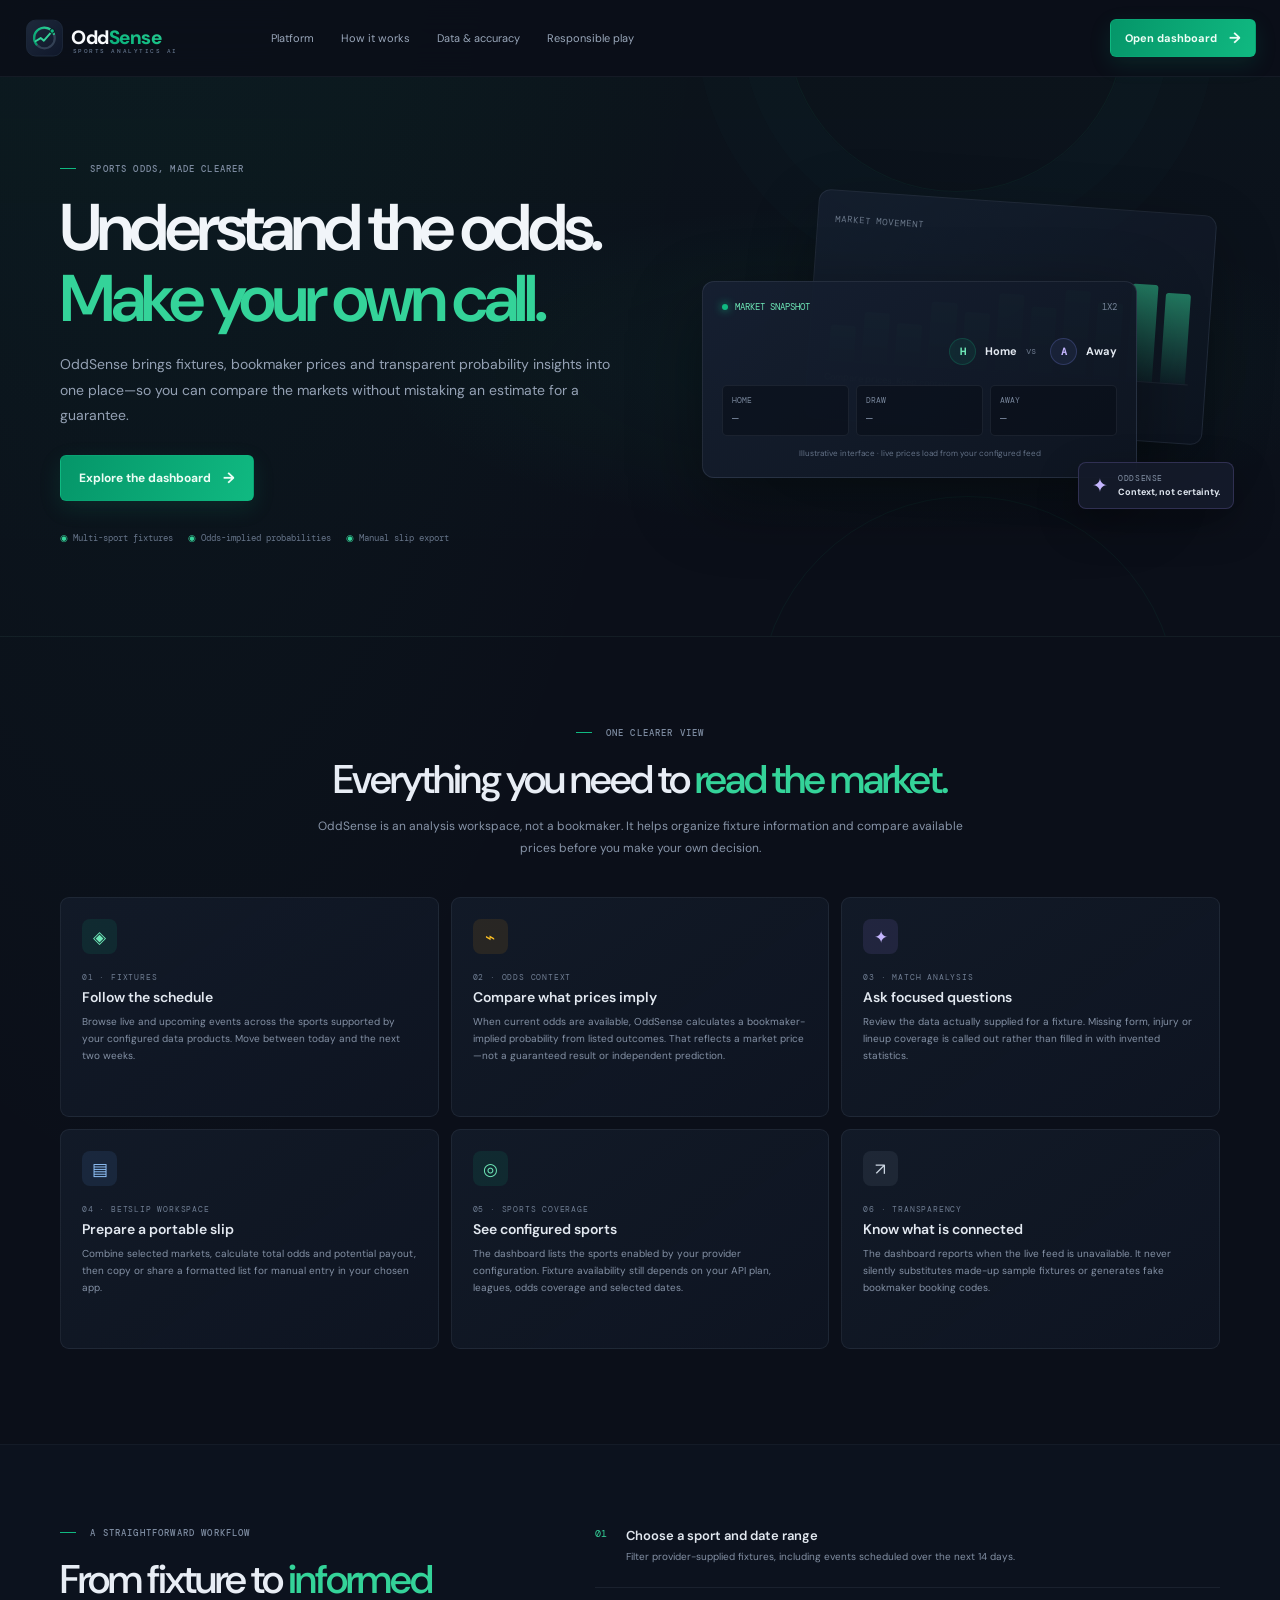
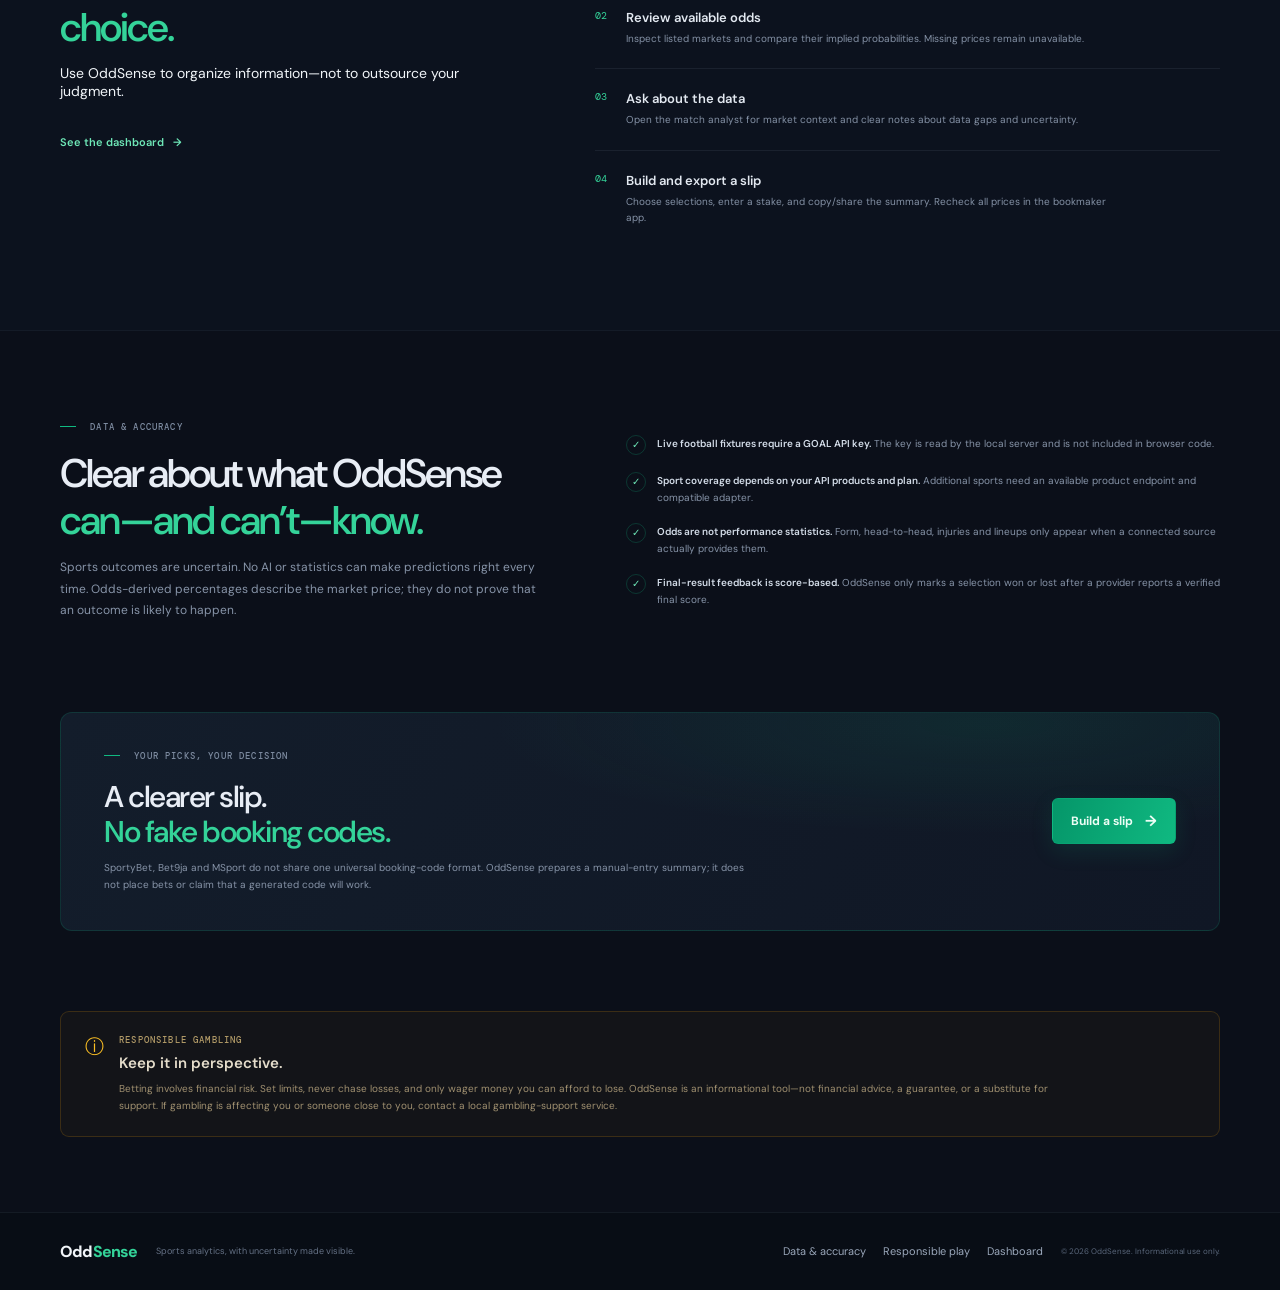
<file: index.html>
<!doctype html>
<html lang="en">
<head>
  <meta charset="utf-8">
  <meta name="viewport" content="width=device-width, initial-scale=1">
  <meta name="theme-color" content="#0b0f19">
  <meta name="description" content="OddSense explains sports odds and live markets with probability-led insights, transparent data, and portable betslips.">
  <title>OddSense | Understand the odds</title>
  <link rel="preconnect" href="https://fonts.googleapis.com">
  <link rel="preconnect" href="https://fonts.gstatic.com" crossorigin>
  <link href="https://fonts.googleapis.com/css2?family=DM+Mono:wght@400;500&family=DM+Sans:wght@400;500;600;700;800&display=swap" rel="stylesheet">
  <link rel="stylesheet" href="styles.css">
  <link rel="stylesheet" href="landing.css">
</head>
<body class="landing-page">
  <div class="local-run-notice" id="localRunNotice" role="status" hidden>
    <strong>For the dashboard and live fixtures, run OddSense through its local server.</strong>
    <span>From the project folder run <code>node .\server.js</code>, then open <a href="http://localhost:4173">http://localhost:4173</a>.</span>
  </div>
  <header class="landing-header">
    <div class="landing-nav-wrap">
      <a class="landing-brand" href="index.html" aria-label="OddSense home">
        <svg class="brand-logo" viewBox="0 0 320 72" fill="none" role="img" aria-label="OddSense Sports Analytics AI">
          <defs>
            <linearGradient id="landingEmerald" x1="0%" y1="100%" x2="100%" y2="0%"><stop offset="0%" stop-color="#059669"/><stop offset="50%" stop-color="#10B981"/><stop offset="100%" stop-color="#34D399"/></linearGradient>
            <linearGradient id="landingSlate" x1="0%" y1="0%" x2="100%" y2="100%"><stop offset="0%" stop-color="#1E293B"/><stop offset="100%" stop-color="#0F172A"/></linearGradient>
          </defs>
          <rect x="4" y="8" width="56" height="56" rx="14" fill="url(#landingSlate)" stroke="#1E293B" stroke-width="1.5"/>
          <circle cx="32" cy="36" r="16" stroke="#334155" stroke-width="3.5"/>
          <path d="M19.5 46A16 16 0 1 1 46.5 29.5" stroke="url(#landingEmerald)" stroke-width="3.5" stroke-linecap="round"/>
          <path d="m18 41 8-5 5 4 13-15" stroke="#34D399" stroke-width="3" stroke-linecap="round" stroke-linejoin="round"/>
          <circle cx="44" cy="25" r="3.5" fill="#10B981" stroke="#0B0F19" stroke-width="1.5"/>
          <text x="74" y="45" font-family="'DM Sans',sans-serif" font-size="30" font-weight="800" letter-spacing="-.8"><tspan fill="#F8FAFC">Odd</tspan><tspan fill="url(#landingEmerald)">Sense</tspan></text>
          <text x="76" y="60" font-family="'DM Mono',monospace" font-size="9.5" font-weight="500" letter-spacing="2.4" fill="#64748B">SPORTS ANALYTICS AI</text>
        </svg>
      </a>
      <nav class="landing-nav" aria-label="Main navigation">
        <a href="#features">Platform</a>
        <a href="#how-it-works">How it works</a>
        <a href="#data">Data & accuracy</a>
        <a href="#responsible">Responsible play</a>
      </nav>
      <div class="landing-actions">
        <a class="landing-cta" href="dashboard.html">Open dashboard <span>→</span></a>
      </div>
      <button class="landing-menu-button" id="landingMenuButton" type="button" aria-label="Open navigation" aria-expanded="false">☰</button>
    </div>
  </header>

  <main>
    <section class="landing-hero">
      <div class="hero-orb hero-orb-one"></div><div class="hero-orb hero-orb-two"></div>
      <div class="landing-container hero-layout">
        <div class="hero-copy-block">
          <p class="landing-eyebrow"><span></span> SPORTS ODDS, MADE CLEARER</p>
          <h1>Understand the odds.<br><em>Make your own call.</em></h1>
          <p class="hero-description">OddSense brings fixtures, bookmaker prices and transparent probability insights into one place—so you can compare the markets without mistaking an estimate for a guarantee.</p>
          <div class="hero-buttons">
            <a class="landing-cta large" href="dashboard.html">Explore the dashboard <span>→</span></a>
          </div>
          <div class="hero-trust"><span>◉ Multi-sport fixtures</span><span>◉ Odds-implied probabilities</span><span>◉ Manual slip export</span></div>
        </div>
        <div class="hero-visual" aria-label="Illustration of sports market odds">
          <div class="visual-card visual-card-back"><span>MARKET MOVEMENT</span><div class="visual-chart"><i></i><i></i><i></i><i></i><i></i><i></i><i></i><i></i><i></i><i></i><i></i></div><small>Compare prices. Keep context.</small></div>
          <div class="visual-card visual-card-front">
            <div class="visual-card-head"><span class="visual-live"><i></i> MARKET SNAPSHOT</span><span>1X2</span></div>
            <div class="visual-fixture"><span class="visual-team-icon">H</span><strong>Home</strong><span>vs</span><span class="visual-team-icon alt">A</span><strong>Away</strong></div>
            <div class="visual-odds"><div><small>HOME</small><strong>—</strong></div><div><small>DRAW</small><strong>—</strong></div><div><small>AWAY</small><strong>—</strong></div></div>
            <div class="visual-disclaimer">Illustrative interface · live prices load from your configured feed</div>
          </div>
          <div class="visual-floating"><span>✦</span><div><small>ODDSENSE</small><strong>Context, not certainty.</strong></div></div>
        </div>
      </div>
    </section>

    <section class="landing-intro" id="features">
      <div class="landing-container">
        <div class="landing-section-heading">
          <p class="landing-eyebrow"><span></span> ONE CLEARER VIEW</p>
          <h2>Everything you need to <em>read the market.</em></h2>
          <p>OddSense is an analysis workspace, not a bookmaker. It helps organize fixture information and compare available prices before you make your own decision.</p>
        </div>
        <div class="feature-grid">
          <article class="feature-card"><span class="feature-icon green">◈</span><p class="feature-index">01 · FIXTURES</p><h3>Follow the schedule</h3><p>Browse live and upcoming events across the sports supported by your configured data products. Move between today and the next two weeks.</p></article>
          <article class="feature-card"><span class="feature-icon amber">⌁</span><p class="feature-index">02 · ODDS CONTEXT</p><h3>Compare what prices imply</h3><p>When current odds are available, OddSense calculates a bookmaker-implied probability from listed outcomes. That reflects a market price—not a guaranteed result or independent prediction.</p></article>
          <article class="feature-card"><span class="feature-icon purple">✦</span><p class="feature-index">03 · MATCH ANALYSIS</p><h3>Ask focused questions</h3><p>Review the data actually supplied for a fixture. Missing form, injury or lineup coverage is called out rather than filled in with invented statistics.</p></article>
          <article class="feature-card"><span class="feature-icon blue">▤</span><p class="feature-index">04 · BETSLIP WORKSPACE</p><h3>Prepare a portable slip</h3><p>Combine selected markets, calculate total odds and potential payout, then copy or share a formatted list for manual entry in your chosen app.</p></article>
          <article class="feature-card"><span class="feature-icon teal">◎</span><p class="feature-index">05 · SPORTS COVERAGE</p><h3>See configured sports</h3><p>The dashboard lists the sports enabled by your provider configuration. Fixture availability still depends on your API plan, leagues, odds coverage and selected dates.</p></article>
          <article class="feature-card"><span class="feature-icon slate">↗</span><p class="feature-index">06 · TRANSPARENCY</p><h3>Know what is connected</h3><p>The dashboard reports when the live feed is unavailable. It never silently substitutes made-up sample fixtures or generates fake bookmaker booking codes.</p></article>
        </div>
      </div>
    </section>

    <section class="how-section" id="how-it-works">
      <div class="landing-container how-layout">
        <div class="landing-section-heading left">
          <p class="landing-eyebrow"><span></span> A STRAIGHTFORWARD WORKFLOW</p>
          <h2>From fixture to <em>informed choice.</em></h2>
          <p>Use OddSense to organize information—not to outsource your judgment.</p>
          <a class="landing-text-link" href="dashboard.html">See the dashboard <span>→</span></a>
        </div>
        <ol class="steps-list">
          <li><span>01</span><div><h3>Choose a sport and date range</h3><p>Filter provider-supplied fixtures, including events scheduled over the next 14 days.</p></div></li>
          <li><span>02</span><div><h3>Review available odds</h3><p>Inspect listed markets and compare their implied probabilities. Missing prices remain unavailable.</p></div></li>
          <li><span>03</span><div><h3>Ask about the data</h3><p>Open the match analyst for market context and clear notes about data gaps and uncertainty.</p></div></li>
          <li><span>04</span><div><h3>Build and export a slip</h3><p>Choose selections, enter a stake, and copy/share the summary. Recheck all prices in the bookmaker app.</p></div></li>
        </ol>
      </div>
    </section>

    <section class="data-section" id="data">
      <div class="landing-container data-layout">
        <div>
          <p class="landing-eyebrow"><span></span> DATA & ACCURACY</p>
          <h2>Clear about what OddSense <em>can—and can’t—know.</em></h2>
          <p>Sports outcomes are uncertain. No AI or statistics can make predictions right every time. Odds-derived percentages describe the market price; they do not prove that an outcome is likely to happen.</p>
        </div>
        <div class="data-points">
          <div><span>✓</span><p><strong>Live football fixtures require a GOAL API key.</strong> The key is read by the local server and is not included in browser code.</p></div>
          <div><span>✓</span><p><strong>Sport coverage depends on your API products and plan.</strong> Additional sports need an available product endpoint and compatible adapter.</p></div>
          <div><span>✓</span><p><strong>Odds are not performance statistics.</strong> Form, head-to-head, injuries and lineups only appear when a connected source actually provides them.</p></div>
          <div><span>✓</span><p><strong>Final-result feedback is score-based.</strong> OddSense only marks a selection won or lost after a provider reports a verified final score.</p></div>
        </div>
      </div>
    </section>

    <section class="slip-section">
      <div class="landing-container slip-banner">
        <div><p class="landing-eyebrow"><span></span> YOUR PICKS, YOUR DECISION</p><h2>A clearer slip.<br><em>No fake booking codes.</em></h2><p>SportyBet, Bet9ja and MSport do not share one universal booking-code format. OddSense prepares a manual-entry summary; it does not place bets or claim that a generated code will work.</p></div>
        <a class="landing-cta large" href="dashboard.html">Build a slip <span>→</span></a>
      </div>
    </section>

    <section class="responsible-section" id="responsible">
      <div class="landing-container responsible-card">
        <span class="responsible-mark">ⓘ</span>
        <div><p class="landing-eyebrow">RESPONSIBLE GAMBLING</p><h2>Keep it in perspective.</h2><p>Betting involves financial risk. Set limits, never chase losses, and only wager money you can afford to lose. OddSense is an informational tool—not financial advice, a guarantee, or a substitute for support. If gambling is affecting you or someone close to you, contact a local gambling-support service.</p></div>
      </div>
    </section>
  </main>

  <footer class="landing-footer">
    <div class="landing-container footer-inner"><a class="footer-wordmark" href="index.html">Odd<span>Sense</span></a><p>Sports analytics, with uncertainty made visible.</p><div><a href="#data">Data & accuracy</a><a href="#responsible">Responsible play</a><a href="dashboard.html">Dashboard</a></div><small>© 2026 OddSense. Informational use only.</small></div>
  </footer>

  <script src="landing.js" defer></script>
</body>
</html>
</file>
<file: styles.css>
:root {
  color-scheme: dark;
  --bg: #0b0f19;
  --surface: #111827;
  --surface-raised: #131a2a;
  --surface-soft: #171f30;
  --line: #222c3d;
  --line-soft: rgba(148, 163, 184, .12);
  --text: #f1f5f9;
  --muted: #8b97aa;
  --dim: #657185;
  --green: #10b981;
  --green-light: #34d399;
  --amber: #f59e0b;
  --red: #fb7185;
  --font: "DM Sans", Inter, -apple-system, BlinkMacSystemFont, "Segoe UI", sans-serif;
  --mono: "DM Mono", Consolas, monospace;
}

* { box-sizing: border-box; }
html { min-width: 320px; background: var(--bg); scroll-behavior: smooth; }
body { margin: 0; color: var(--text); background: radial-gradient(ellipse at 12% -25%, rgba(16, 185, 129, .08), transparent 38%), var(--bg); font-family: var(--font); font-size: 14px; -webkit-font-smoothing: antialiased; }
button, input { font: inherit; }
button { color: inherit; }
button:focus-visible, a:focus-visible, input:focus-visible { outline: 2px solid var(--green-light); outline-offset: 3px; }
.topbar { height: 75px; border-bottom: 1px solid rgba(148, 163, 184, .09); background: rgba(11, 15, 25, .92); position: sticky; z-index: 20; top: 0; backdrop-filter: blur(18px); }
.topbar-inner { height: 100%; max-width: 1430px; padding: 0 34px; margin: auto; display: flex; align-items: center; gap: 48px; }
.brand { flex: 0 0 226px; line-height: 0; }
.brand-logo { width: 205px; height: auto; display: block; }
.sports-nav { height: 100%; display: flex; align-items: center; gap: 7px; }
.sport-tab { height: 38px; border: 0; border-radius: 7px; padding: 0 14px; color: #8b97aa; background: transparent; font-size: 12px; font-weight: 600; cursor: pointer; transition: .2s ease; white-space: nowrap; }
.sport-tab:hover { color: var(--text); background: rgba(148, 163, 184, .07); }
.sport-tab.active { color: #dffcf1; background: rgba(16, 185, 129, .12); box-shadow: inset 0 0 0 1px rgba(16, 185, 129, .14); }
.tab-icon { margin-right: 6px; font-size: 13px; }
.topbar-actions { margin-left: auto; display: flex; align-items: center; gap: 20px; }
.live-pill { display: inline-flex; gap: 8px; align-items: center; color: #fda4af; font: 500 10px var(--mono); letter-spacing: .06em; }
.live-pill i, .feed-toggle [data-status="live"] i { width: 7px; height: 7px; border-radius: 50%; display: inline-block; background: #fb7185; box-shadow: 0 0 0 4px rgba(251, 113, 133, .12); animation: pulse 1.8s infinite; }
.live-pill:not(.has-live) { color: #768398; }
.live-pill:not(.has-live) i { background: #66758a; box-shadow: none; animation: none; }
@keyframes pulse { 50% { box-shadow: 0 0 0 7px rgba(251, 113, 133, 0); } }
.avatar { width: 31px; height: 31px; border: 1px solid #334155; display: grid; place-items: center; border-radius: 50%; background: linear-gradient(145deg, #253449, #172132); color: #cbd5e1; font-size: 11px; font-weight: 700; }
.mobile-slip-trigger { display: none !important; }
.page-shell { max-width: 1430px; margin: auto; padding: 35px 34px 60px; }
.welcome-row { display: flex; align-items: center; justify-content: space-between; gap: 25px; margin-bottom: 25px; }
.eyebrow { margin: 0 0 11px; color: #78859a; font: 500 9px var(--mono); letter-spacing: .12em; }
.eyebrow-line { display: inline-block; width: 16px; height: 1px; margin: 0 8px 3px 0; background: var(--green); }
h1, h2, h3, p { margin-top: 0; }
h1 { margin-bottom: 5px; font-size: clamp(24px, 2.5vw, 31px); font-weight: 600; letter-spacing: -.045em; }
h1 span { color: #8793a7; font-weight: 400; }
.welcome-copy { margin: 0; color: var(--muted); font-size: 12px; }
.provider-status { display: inline-block; margin-left: 9px; color: #d6ae6e; font: 8px var(--mono); letter-spacing: .05em; }
.date-picker { position: relative; display: flex; align-items: center; gap: 12px; min-width: 198px; height: 52px; border: 1px solid var(--line); border-radius: 9px; padding: 0 12px; background: linear-gradient(140deg, rgba(24, 34, 51, .85), rgba(17, 24, 39, .85)); cursor: pointer; }
.date-picker input { position: absolute; inset: 0; width: 100%; height: 100%; opacity: 0; cursor: pointer; }
.calendar-icon { display: grid; place-items: center; width: 31px; height: 31px; border-radius: 7px; color: #6ee7b7; background: rgba(16, 185, 129, .1); font-size: 18px; }
.date-picker-text { display: grid; gap: 3px; }
.date-picker-text small { color: var(--dim); font: 500 8px var(--mono); letter-spacing: .08em; }
.date-picker-text strong { color: #dce4ef; font-size: 11px; font-weight: 600; }
.chevron { margin-left: auto; color: #768398; }
.overview-grid { display: grid; grid-template-columns: repeat(4, minmax(0, 1fr)); gap: 14px; margin-bottom: 32px; }
.overview-card { min-height: 100px; border: 1px solid var(--line-soft); border-radius: 10px; padding: 17px 18px; background: linear-gradient(130deg, rgba(20, 29, 44, .9), rgba(16, 23, 36, .86)); display: flex; align-items: center; gap: 14px; box-shadow: 0 8px 24px rgba(0, 0, 0, .08); }
.overview-icon { width: 38px; height: 38px; display: grid; place-items: center; flex: 0 0 auto; border-radius: 9px; font-size: 19px; }
.icon-green { color: #34d399; background: rgba(16, 185, 129, .12); }
.icon-red { color: #fb7185; background: rgba(251, 113, 133, .11); }
.icon-amber { color: #fbbf24; background: rgba(245, 158, 11, .11); }
.icon-purple { color: #c4b5fd; background: rgba(167, 139, 250, .12); }
.overview-card > div:last-child { display: grid; gap: 3px; }
.overview-label { color: #8290a4; font: 500 9px var(--mono); letter-spacing: .07em; }
.overview-card strong { color: #f1f5f9; font-size: 20px; line-height: 1.1; font-weight: 650; letter-spacing: -.03em; }
.overview-card small { color: #768398; font-size: 10px; }
.overview-card .text-live { color: #fb8b9b; }
.small-percent { color: var(--green-light); font-size: 13px; }
.overview-card .online-label { display: flex; align-items: center; gap: 6px; color: #67e8b3; font-size: 14px; letter-spacing: 0; }
.online-label i { width: 6px; height: 6px; background: var(--green); border-radius: 50%; box-shadow: 0 0 8px #10b981; }
.dashboard-layout { display: grid; grid-template-columns: minmax(0, 1fr) 325px; gap: 23px; align-items: start; }
.fixtures-column { min-width: 0; }
.section-header { min-height: 60px; display: flex; align-items: center; justify-content: space-between; gap: 14px; margin-bottom: 14px; }
.section-header .eyebrow { margin-bottom: 5px; }
.section-header h2 { display: flex; align-items: center; gap: 12px; margin: 0; font-size: 19px; letter-spacing: -.035em; font-weight: 600; }
.match-total { border: 1px solid rgba(148, 163, 184, .14); border-radius: 4px; padding: 4px 6px; color: #718096; font: 500 8px var(--mono); letter-spacing: .06em; }
.feed-tools { display: flex; align-items: center; gap: 9px; }
.feed-toggle { display: flex; gap: 3px; border: 1px solid rgba(148, 163, 184, .1); border-radius: 7px; padding: 3px; background: rgba(17, 24, 39, .75); }
.status-tab { display: inline-flex; align-items: center; gap: 5px; border: 0; border-radius: 5px; padding: 7px 9px; background: transparent; color: #8290a4; font-size: 10px; cursor: pointer; }
.status-tab span { color: #657185; font: 9px var(--mono); }
.status-tab.active { color: #d9e2ef; background: #222d3e; }
.status-tab.active span { color: #a7b3c5; }
.feed-toggle [data-status="live"] i { width: 5px; height: 5px; box-shadow: none; }
.icon-button { width: 33px; height: 33px; display: grid; place-items: center; border: 1px solid var(--line); border-radius: 7px; background: var(--surface); color: #92a0b4; cursor: pointer; }
.sort-button { font-size: 17px; }
.fixtures-list { display: grid; gap: 12px; }
.match-card { position: relative; overflow: hidden; border: 1px solid rgba(148, 163, 184, .12); border-radius: 10px; padding: 15px 16px 13px; background: linear-gradient(125deg, rgba(20, 29, 44, .98), rgba(17, 24, 39, .98)); transition: border-color .2s ease, transform .2s ease; }
.match-card:hover { border-color: rgba(16, 185, 129, .32); transform: translateY(-1px); }
.match-card.live-card:before { position: absolute; inset: 0 auto 0 0; width: 2px; content: ""; background: linear-gradient(180deg, #fb7185, rgba(251, 113, 133, .08)); }
.match-topline { min-height: 23px; display: flex; align-items: center; justify-content: space-between; gap: 10px; margin-bottom: 9px; }
.league-info { min-width: 0; display: flex; align-items: center; gap: 8px; color: #aeb9ca; font-size: 10px; font-weight: 600; }
.league-badge { width: 18px; height: 18px; display: inline-grid; flex: 0 0 auto; place-items: center; border-radius: 5px; background: rgba(148, 163, 184, .1); color: #cbd5e1; font-size: 10px; }
.league-country { color: #657185; font-size: 9px; font-weight: 400; }
.match-state { display: inline-flex; align-items: center; gap: 6px; white-space: nowrap; color: #758297; font: 500 9px var(--mono); }
.match-state.live { color: #fb8494; }
.match-state.live:before { width: 5px; height: 5px; display: inline-block; border-radius: 50%; background: #fb7185; content: ""; box-shadow: 0 0 8px rgba(251, 113, 133, .6); }
.match-state.finished { color: #69d7a8; }
.match-main { display: grid; grid-template-columns: minmax(0, 1fr) 145px; align-items: center; gap: 14px; }
.teams { min-width: 0; display: grid; gap: 9px; }
.team-row { min-width: 0; display: flex; align-items: center; gap: 9px; }
.team-crest { width: 23px; height: 23px; flex: 0 0 auto; display: grid; place-items: center; border-radius: 50%; color: #f1f5f9; background: linear-gradient(145deg, #334155, #1f2937); font-size: 8px; font-weight: 800; box-shadow: inset 0 0 0 1px rgba(255,255,255,.07); }
.team-crest.red { color: #fecdd3; background: linear-gradient(145deg, #7f1d1d, #3f151e); }
.team-crest.blue { color: #bfdbfe; background: linear-gradient(145deg, #1e3a8a, #172554); }
.team-crest.gold { color: #fde68a; background: linear-gradient(145deg, #854d0e, #422006); }
.team-crest.green { color: #bbf7d0; background: linear-gradient(145deg, #166534, #052e16); }
.team-name { position: relative; flex: 1; min-width: 0; overflow: hidden; color: #e6ebf2; font-size: 12px; font-weight: 600; text-overflow: ellipsis; white-space: nowrap; }
.team-name-text { position: relative; z-index: 1; text-shadow: 0 1px 5px #111827; }
.team-watermark { position: absolute; z-index: 0; top: 50%; right: 4px; width: 38px; height: 38px; transform: translateY(-50%); object-fit: contain; opacity: .18; pointer-events: none; }
.team-watermark-text { position: absolute; top: 50%; right: 5px; transform: translateY(-50%); color: #dbeafe; font-size: 20px; font-weight: 800; opacity: .12; pointer-events: none; }
.team-score { margin-left: auto; color: #f3f6fb; font: 600 13px var(--mono); }
.vs-label { padding-left: 32px; color: #526074; font: 8px var(--mono); }
.probability { justify-self: end; width: 140px; padding-left: 13px; border-left: 1px solid rgba(148, 163, 184, .11); }
.probability-title { display: flex; justify-content: space-between; margin-bottom: 8px; color: #7d8ba0; font: 8px var(--mono); letter-spacing: .05em; }
.probability-title strong { color: #51d9a5; font: 600 10px var(--mono); }
.probability-track { height: 4px; overflow: hidden; border-radius: 5px; background: #263244; }
.probability-track span { display: block; height: 100%; border-radius: 5px; background: linear-gradient(90deg, #059669, #34d399); box-shadow: 0 0 10px rgba(16,185,129,.3); }
.probability-caption { display: block; margin-top: 6px; color: #718096; font-size: 9px; text-align: right; }
.odds-block { margin-top: 13px; padding-top: 11px; border-top: 1px solid rgba(148, 163, 184, .09); }
.odds-label { display: flex; justify-content: space-between; margin-bottom: 7px; color: #718096; font: 8px var(--mono); letter-spacing: .06em; }
.odds-label span:last-child { color: #536176; letter-spacing: 0; }
.odds-row { display: grid; grid-template-columns: repeat(3, 1fr); gap: 7px; }
.odd-button { min-width: 0; display: flex; justify-content: space-between; gap: 7px; align-items: center; border: 1px solid rgba(148, 163, 184, .11); border-radius: 6px; padding: 7px 9px; background: rgba(10, 15, 25, .52); color: #7f8ba0; font-size: 9px; cursor: pointer; transition: .16s ease; }
.odd-button strong { color: #d9e2ed; font: 600 10px var(--mono); }
.odd-button:hover, .odd-button.selected { border-color: rgba(16, 185, 129, .55); background: rgba(16, 185, 129, .1); color: #a7f3d0; }
.odd-button.selected strong { color: #6ee7b7; }
.odd-button.model-favorite { border-color: rgba(16, 185, 129, .48); }
.odd-button.model-disagree { border-color: rgba(248, 113, 113, .8); background: rgba(127, 29, 29, .3); color: #fecaca; }
.odd-button.model-disagree strong { color: #fecaca; }
.odd-button.settled-loss { border-color: rgba(248, 113, 113, .9); background: rgba(127, 29, 29, .35); color: #fecaca; }
.odd-button.settled-win { border-color: rgba(16, 185, 129, .7); background: rgba(16, 185, 129, .16); color: #a7f3d0; }
.flash-red { animation: pick-warning .9s ease-in-out 2; }
@keyframes pick-warning { 50% { box-shadow: 0 0 0 3px rgba(248, 113, 113, .25); } }
.pick-feedback { display: flex; align-items: center; justify-content: space-between; gap: 10px; border-radius: 5px; margin-top: 8px; padding: 8px 10px; font-size: 9px; line-height: 1.45; }
.pick-feedback.mismatch { border: 1px solid rgba(248, 113, 113, .27); background: rgba(127, 29, 29, .14); color: #fecaca; }
.pick-feedback.confirmed { border: 1px solid rgba(16, 185, 129, .25); background: rgba(16, 185, 129, .08); color: #a7f3d0; }
.pick-feedback button { flex: 0 0 auto; border: 1px solid rgba(16, 185, 129, .35); border-radius: 4px; padding: 5px 7px; background: rgba(16, 185, 129, .1); color: #6ee7b7; font-size: 8px; cursor: pointer; }
.odds-unavailable, .no-fixtures { border: 1px dashed rgba(148, 163, 184, .17); border-radius: 6px; margin: 0; padding: 12px; color: #8592a6; font-size: 10px; text-align: center; }
.no-fixtures { padding: 28px 16px; }
.card-bottom { display: flex; align-items: center; justify-content: space-between; gap: 10px; margin-top: 11px; }
.market-note { color: #647287; font-size: 9px; }
.market-note strong { color: #9cabc0; font-weight: 500; }
.card-actions { display: flex; align-items: center; gap: 7px; }
.ask-button, .add-button { border-radius: 5px; padding: 7px 9px; font-size: 9px; font-weight: 600; cursor: pointer; transition: .2s; }
.ask-button { border: 1px solid rgba(167, 139, 250, .24); background: rgba(167, 139, 250, .08); color: #c4b5fd; }
.ask-button:hover { background: rgba(167, 139, 250, .16); }
.add-button { border: 1px solid rgba(16, 185, 129, .28); background: rgba(16, 185, 129, .1); color: #6ee7b7; }
.add-button:hover { background: rgba(16, 185, 129, .18); }
.add-button span { margin-right: 3px; font-size: 12px; }
.load-more { width: 100%; border: 1px dashed rgba(148, 163, 184, .18); border-radius: 8px; margin-top: 12px; padding: 11px; background: transparent; color: #8c99ad; font-size: 10px; cursor: pointer; }
.load-more:hover { border-color: rgba(16, 185, 129, .4); color: #6ee7b7; }
.load-more span { margin-left: 5px; }
.responsible-note { display: flex; align-items: flex-start; gap: 9px; margin-top: 16px; border: 1px solid rgba(245, 158, 11, .14); border-radius: 7px; padding: 10px 12px; background: rgba(245, 158, 11, .035); color: #9b8a69; }
.responsible-note > span { color: var(--amber); font-size: 12px; }
.responsible-note p { flex: 1; margin: 0; font-size: 9px; line-height: 1.55; }
.responsible-note strong { color: #ceb887; }
.responsible-note a { color: #d4ae63; font-size: 9px; text-decoration: none; white-space: nowrap; }
.betslip { position: sticky; top: 92px; overflow: hidden; min-height: 440px; border: 1px solid rgba(148, 163, 184, .14); border-radius: 11px; background: linear-gradient(155deg, rgba(20, 29, 44, .98), rgba(15, 22, 34, .98)); box-shadow: 0 16px 38px rgba(0,0,0,.2); }
.betslip-heading { height: 55px; display: flex; align-items: center; justify-content: space-between; padding: 0 15px; border-bottom: 1px solid rgba(148, 163, 184, .1); }
.betslip-heading > div { display: flex; align-items: center; gap: 8px; }
.slip-symbol { color: #6ee7b7; font-size: 15px; }
.betslip-heading h2 { margin: 0; font-size: 13px; font-weight: 600; }
.slip-count { display: inline-grid; min-width: 17px; height: 17px; place-items: center; border-radius: 50%; padding: 0 4px; background: rgba(16,185,129,.14); color: #6ee7b7; font: 9px var(--mono); }
.clear-slip { border: 0; background: transparent; color: #6e7c91; font-size: 9px; cursor: pointer; }
.clear-slip:hover { color: #fda4af; }
.close-slip { display: none; border: 0; background: transparent; color: #8b97aa; font-size: 24px; cursor: pointer; }
.slip-empty { min-height: 218px; display: flex; flex-direction: column; justify-content: center; align-items: center; padding: 22px 26px 19px; text-align: center; }
.empty-graphic { position: relative; width: 47px; height: 47px; display: grid; place-items: center; border: 1px solid rgba(16,185,129,.25); border-radius: 14px; margin-bottom: 13px; background: rgba(16,185,129,.06); color: #6ee7b7; font-size: 25px; }
.empty-graphic i, .empty-graphic b { position: absolute; width: 5px; height: 5px; border-radius: 50%; background: #10b981; opacity: .7; }
.empty-graphic i { top: -4px; right: 3px; }
.empty-graphic b { bottom: 1px; left: -5px; width: 3px; height: 3px; }
.slip-empty strong { color: #d6dfeb; font-size: 11px; font-weight: 600; }
.slip-empty p { max-width: 205px; margin: 5px 0 11px; color: #718096; font-size: 9px; line-height: 1.5; }
.empty-tip { color: #566479; font: 8px var(--mono); letter-spacing: .08em; }
.slip-selections { max-height: 205px; overflow: auto; }
.slip-selection { position: relative; border-bottom: 1px solid rgba(148, 163, 184, .09); padding: 11px 33px 11px 14px; }
.selection-head { display: flex; justify-content: space-between; gap: 8px; margin-bottom: 6px; color: #718096; font: 8px var(--mono); }
.selection-head strong { color: #60d9aa; font-size: 9px; }
.selection-match { margin-bottom: 4px; color: #d5deea; font-size: 10px; font-weight: 600; }
.selection-pick { color: #8997aa; font-size: 9px; }
.remove-pick { position: absolute; top: 9px; right: 11px; border: 0; background: transparent; color: #627087; font-size: 18px; cursor: pointer; }
.remove-pick:hover { color: #fb7185; }
.slip-controls { border-top: 1px solid rgba(148, 163, 184, .1); padding: 15px 14px 12px; }
.bookmaker-heading { display: flex; justify-content: space-between; margin-bottom: 8px; color: #7d8ba0; font: 8px var(--mono); letter-spacing: .08em; }
.secure-mark { color: #4dbd92; font-size: 7px; }
.bookmaker-tabs { display: grid; grid-template-columns: repeat(3, 1fr); gap: 5px; margin-bottom: 15px; }
.bookmaker-tab { border: 1px solid rgba(148, 163, 184, .12); border-radius: 5px; padding: 7px 3px; background: rgba(10, 15, 25, .5); color: #7f8ba0; font-size: 8px; font-weight: 600; cursor: pointer; }
.bookmaker-tab.active { border-color: rgba(16,185,129,.44); background: rgba(16,185,129,.1); color: #6ee7b7; }
.stake-label { display: flex; justify-content: space-between; margin-bottom: 6px; color: #8290a4; font: 8px var(--mono); letter-spacing: .08em; }
.stake-label span { color: #69778c; }
.stake-input-wrap { height: 35px; display: flex; align-items: center; gap: 8px; border: 1px solid rgba(148, 163, 184, .15); border-radius: 6px; padding: 0 10px; background: rgba(9, 14, 23, .6); color: #78869b; }
.stake-input-wrap:focus-within { border-color: rgba(16,185,129,.55); }
.stake-input-wrap input { width: 100%; border: 0; outline: 0; background: transparent; color: #e6edf5; font: 11px var(--mono); }
.stake-input-wrap input::placeholder { color: #536176; }
.stake-input-wrap input::-webkit-inner-spin-button { appearance: none; }
.payout-row { display: flex; justify-content: space-between; gap: 6px; margin: 11px 0 13px; color: #79869a; font-size: 8px; }
.payout-row span { display: grid; gap: 3px; }
.payout-row span:last-child { text-align: right; }
.payout-row strong { color: #e2e8f0; font: 600 11px var(--mono); }
.payout-row span:last-child strong { color: #6ee7b7; }
.generate-button { width: 100%; height: 38px; display: flex; align-items: center; justify-content: center; gap: 7px; border: 1px solid rgba(16, 185, 129, .5); border-radius: 6px; background: linear-gradient(105deg, #059669, #10b981); color: #f0fdf4; font-size: 10px; font-weight: 700; box-shadow: 0 5px 16px rgba(16,185,129,.15); cursor: pointer; }
.generate-button:disabled { border-color: rgba(148,163,184,.1); background: #263143; color: #67758b; box-shadow: none; cursor: not-allowed; }
.generate-button:not(:disabled):hover { filter: brightness(1.1); }
.button-arrow { margin-left: auto; padding-right: 8px; font-size: 14px; }
.bookmaker-disclaimer { margin: 8px 3px 0; color: #556277; font-size: 8px; line-height: 1.45; text-align: center; }
.booking-result { margin: 0 13px 13px; border: 1px solid rgba(16, 185, 129, .28); border-radius: 7px; padding: 11px; background: rgba(16, 185, 129, .055); }
.booking-result h3 { margin: 0 0 5px; color: #a7f3d0; font-size: 10px; }
.booking-result > p { margin: 0 0 7px; color: #718096; font-size: 8px; }
.booking-summary { margin: 0 0 10px; color: #9aa8bb; font-size: 8px; line-height: 1.5; }
.booking-result .booking-summary { max-height: 190px; overflow: auto; margin: 7px 0 10px; color: #9aa8bb; font: 8px/1.5 var(--mono); white-space: pre-wrap; overflow-wrap: anywhere; }
.selection-result { margin-top: 6px; font-size: 8px; line-height: 1.4; }
.selection-result.mismatch { color: #fda4af; }
.selection-result.confirmed { color: #6ee7b7; }
.slip-selection.settled-loss { border-left: 2px solid #fb7185; }
.slip-selection.settled-win { border-left: 2px solid #10b981; }
.booking-actions { display: flex; gap: 6px; }
.booking-actions button { flex: 1; border: 1px solid rgba(148,163,184,.15); border-radius: 5px; padding: 7px 4px; background: rgba(15,23,42,.7); color: #b6c2d2; font-size: 8px; cursor: pointer; }
.booking-actions button:hover { border-color: rgba(16,185,129,.4); color: #6ee7b7; }
.modal-backdrop { position: fixed; inset: 0; z-index: 50; display: grid; place-items: center; padding: 20px; background: rgba(3, 7, 14, .76); backdrop-filter: blur(7px); }
.modal-backdrop[hidden] { display: none; }
.analyst-modal { width: min(590px, 100%); max-height: min(85vh, 760px); overflow: auto; border: 1px solid rgba(148,163,184,.18); border-radius: 14px; padding: 20px; background: linear-gradient(145deg, #151e2f, #101724); box-shadow: 0 25px 80px rgba(0,0,0,.55); }
.modal-top { display: flex; align-items: flex-start; justify-content: space-between; margin-bottom: 16px; }
.modal-brand { display: flex; align-items: center; gap: 10px; }
.modal-spark { width: 35px; height: 35px; display: grid; place-items: center; border: 1px solid rgba(167,139,250,.25); border-radius: 10px; background: rgba(167,139,250,.11); color: #c4b5fd; font-size: 18px; }
.modal-brand p { margin: 0 0 3px; color: #a78bfa; font: 9px var(--mono); letter-spacing: .11em; }
.modal-brand h2 { margin: 0; font-size: 17px; font-weight: 600; }
.modal-close { width: 30px; height: 30px; border: 1px solid rgba(148,163,184,.14); border-radius: 7px; background: rgba(15,23,42,.5); color: #a0aec0; font-size: 20px; cursor: pointer; }
.analyst-match { border: 1px solid rgba(148,163,184,.11); border-radius: 8px; padding: 11px 13px; background: rgba(8,13,22,.45); }
.analyst-fixture-top { display: flex; justify-content: space-between; gap: 10px; margin-bottom: 10px; color: #8794a8; font: 9px var(--mono); }
.analyst-fixture-top .analyst-live { color: #fb8494; }
.analyst-fixture-teams { display: flex; align-items: center; justify-content: space-between; color: #e5ebf4; font-size: 12px; font-weight: 600; }
.analyst-fixture-teams em { color: #647287; font: 9px var(--mono); font-style: normal; }
.verdict-box { margin-top: 12px; border: 1px solid rgba(16,185,129,.2); border-radius: 8px; padding: 13px; background: linear-gradient(120deg, rgba(16,185,129,.09), rgba(16,185,129,.025)); }
.verdict-label { display: flex; justify-content: space-between; margin-bottom: 6px; color: #7f948c; font: 8px var(--mono); letter-spacing: .08em; }
.verdict-label strong { color: #66d9a8; font-weight: 500; }
.verdict-pick { display: flex; align-items: center; justify-content: space-between; gap: 10px; color: #d9f9e9; font-size: 14px; font-weight: 650; }
.verdict-pick span { color: #6ee7b7; font: 600 13px var(--mono); }
.risk-tag { display: inline-block; margin-top: 7px; border: 1px solid rgba(16,185,129,.24); border-radius: 4px; padding: 3px 6px; color: #6ee7b7; font: 8px var(--mono); }
.analysis-heading { margin: 15px 0 8px; color: #8b99ad; font: 9px var(--mono); letter-spacing: .09em; }
.analysis-grid { display: grid; grid-template-columns: 1fr 1fr; gap: 7px; }
.analysis-stat { border: 1px solid rgba(148,163,184,.09); border-radius: 7px; padding: 9px; background: rgba(10,15,25,.32); }
.analysis-stat small { display: block; margin-bottom: 5px; color: #748197; font: 8px var(--mono); letter-spacing: .04em; }
.analysis-stat strong { color: #d6dfeb; font-size: 10px; font-weight: 600; line-height: 1.45; }
.analysis-stat p { margin: 4px 0 0; color: #77859a; font-size: 9px; line-height: 1.45; }
.ai-pick-button { width: 100%; display: flex; justify-content: center; gap: 7px; border: 1px solid rgba(16,185,129,.3); border-radius: 7px; margin-top: 12px; padding: 10px; background: rgba(16,185,129,.11); color: #6ee7b7; font-size: 10px; font-weight: 650; cursor: pointer; }
.ai-pick-button:hover { background: rgba(16,185,129,.2); }
.ai-pick-button:disabled { border-color: rgba(148,163,184,.12); background: rgba(148,163,184,.05); color: #68758a; cursor: not-allowed; }
.analyst-response { border-left: 2px solid #a78bfa; margin-top: 12px; padding: 7px 10px; background: rgba(167,139,250,.055); color: #bac5d5; font-size: 10px; line-height: 1.55; }
.analyst-prompt { display: flex; gap: 8px; margin-top: 14px; border: 1px solid rgba(148,163,184,.15); border-radius: 8px; padding: 5px; background: rgba(8,13,22,.55); }
.analyst-prompt:focus-within { border-color: rgba(167,139,250,.55); }
.analyst-prompt input { flex: 1; min-width: 0; border: 0; outline: 0; padding: 7px 8px; background: transparent; color: #e2e8f0; font-size: 10px; }
.analyst-prompt input::placeholder { color: #68758a; }
.analyst-prompt button { width: 30px; height: 30px; border: 0; border-radius: 6px; background: #7657c7; color: white; font-size: 17px; cursor: pointer; }
.analyst-disclaimer { margin: 10px 2px 0; color: #68758a; font-size: 8px; text-align: center; }
.toast { position: fixed; z-index: 80; right: 24px; bottom: 24px; transform: translateY(15px); opacity: 0; pointer-events: none; border: 1px solid rgba(16,185,129,.3); border-radius: 7px; padding: 11px 15px; background: #15291f; color: #a7f3d0; font-size: 11px; box-shadow: 0 10px 30px rgba(0,0,0,.3); transition: .22s ease; }
.toast.show { transform: translateY(0); opacity: 1; }
.mobile-backdrop { display: none; }
.sr-only { position: absolute; width: 1px; height: 1px; overflow: hidden; clip: rect(0,0,0,0); white-space: nowrap; clip-path: inset(50%); }
.date-range-tabs { display: flex; gap: 4px; border: 1px solid rgba(148,163,184,.12); border-radius: 7px; padding: 4px; background: rgba(17,24,39,.7); }
.date-range-tabs button { border: 0; border-radius: 5px; padding: 7px 9px; background: transparent; color: #8290a4; font-size: 9px; cursor: pointer; white-space: nowrap; }
.date-range-tabs button:hover { color: #d9e2ef; }
.date-range-tabs button.active { background: rgba(16,185,129,.13); color: #a7f3d0; }
.sports-error { align-self: center; color: #fda4af; font-size: 9px; white-space: nowrap; }
@media (min-width: 1400px) {
  .page-shell { padding-top: 40px; }
  .dashboard-layout { grid-template-columns: minmax(0, 1fr) 345px; gap: 28px; }
  .match-card { padding: 17px 18px 14px; }
}
@media (max-width: 1080px) {
  .topbar-inner { gap: 25px; padding: 0 22px; }
  .brand { flex-basis: 185px; }
  .brand-logo { width: 185px; }
  .sport-tab { padding: 0 9px; }
  .page-shell { padding-right: 22px; padding-left: 22px; }
  .dashboard-layout { grid-template-columns: minmax(0, 1fr) 290px; gap: 15px; }
  .overview-card { padding: 14px 12px; gap: 10px; }
  .overview-icon { width: 33px; height: 33px; }
  .probability { width: 120px; }
  .match-main { grid-template-columns: minmax(0, 1fr) 120px; }
}
@media (max-width: 820px) {
  .topbar { height: auto; min-height: 67px; }
  .topbar-inner { min-height: 67px; flex-wrap: wrap; gap: 0 20px; padding: 0 18px; }
  .welcome-row { flex-wrap: wrap; }
  .brand { flex-basis: auto; margin: 10px 0; }
  .brand-logo { width: 175px; }
  .topbar-actions { gap: 13px; }
  .date-range-tabs { width: 100%; justify-content: space-between; }
  .date-range-tabs button { flex: 1; }
  .sports-nav { order: 2; width: calc(100% + 36px); height: 43px; margin: 0 -18px; padding: 0 18px; overflow: auto; border-top: 1px solid rgba(148,163,184,.08); }
  .sport-tab { height: 34px; }
  .page-shell { padding: 27px 18px 45px; }
  .overview-grid { grid-template-columns: repeat(2, 1fr); gap: 9px; }
  .overview-card { min-height: 83px; }
  .dashboard-layout { display: block; }
  .betslip { position: fixed; z-index: 45; top: auto; right: 0; bottom: 0; left: 0; width: 100%; max-height: 82vh; overflow-y: auto; border-radius: 15px 15px 0 0; transform: translateY(110%); transition: transform .28s ease; }
  .betslip.mobile-open { transform: translateY(0); }
  .mobile-slip-trigger { display: grid !important; position: relative; }
  .mobile-slip-trigger b { position: absolute; top: -5px; right: -5px; min-width: 15px; height: 15px; display: grid; place-items: center; border-radius: 50%; background: var(--green); color: #04150d; font: 8px var(--mono); }
  .close-slip { display: block; }
  .mobile-backdrop.open { position: fixed; inset: 0; z-index: 40; display: block; background: rgba(3,7,14,.62); }
  .slip-empty { min-height: 165px; }
  .slip-selections { max-height: 180px; }
}
@media (max-width: 560px) {
  .topbar-inner { padding: 0 14px; }
  .brand-logo { width: 161px; }
  .topbar-actions { gap: 11px; }
  .live-pill { font-size: 9px; }
  .live-pill { display: none; }
  .avatar { width: 29px; height: 29px; }
  .sports-nav { width: calc(100% + 28px); margin-right: -14px; margin-left: -14px; padding: 0 12px; gap: 2px; }
  .sport-tab { padding: 0 9px; font-size: 10px; }
  .tab-icon { margin-right: 4px; }
  .page-shell { padding: 22px 13px 40px; }
  .welcome-row { align-items: flex-start; flex-direction: column; gap: 15px; margin-bottom: 19px; }
  h1 { font-size: 23px; }
  .welcome-copy { font-size: 11px; }
  .date-picker { width: 100%; height: 45px; }
  .date-range-tabs { margin-top: -6px; }
  .overview-grid { gap: 8px; margin-bottom: 25px; }
  .overview-card { min-height: 78px; padding: 11px 9px; gap: 8px; }
  .overview-icon { width: 30px; height: 30px; font-size: 16px; }
  .overview-label { font-size: 7px; }
  .overview-card strong { font-size: 17px; }
  .overview-card small { font-size: 8px; }
  .overview-card .online-label { font-size: 11px; }
  .section-header { align-items: flex-start; flex-direction: column; margin-bottom: 11px; }
  .section-header h2 { font-size: 18px; }
  .feed-tools { width: 100%; justify-content: space-between; }
  .feed-toggle { flex: 1; }
  .status-tab { flex: 1; justify-content: center; padding: 7px 4px; }
  .match-card { padding: 12px 11px 11px; }
  .match-topline { margin-bottom: 8px; }
  .league-info { gap: 6px; font-size: 9px; }
  .league-country { display: none; }
  .match-state { font-size: 8px; }
  .match-main { grid-template-columns: minmax(0, 1fr) 90px; gap: 7px; }
  .team-name { font-size: 11px; }
  .team-crest { width: 21px; height: 21px; }
  .probability { width: 90px; padding-left: 8px; }
  .probability-title { font-size: 7px; }
  .probability-title strong { font-size: 9px; }
  .probability-caption { font-size: 8px; }
  .odds-block { margin-top: 11px; padding-top: 9px; }
  .odds-row { gap: 4px; }
  .odd-button { flex-direction: column; justify-content: center; gap: 3px; padding: 7px 3px; font-size: 8px; }
  .odd-button strong { font-size: 10px; }
  .card-bottom { align-items: flex-start; flex-direction: column; gap: 8px; }
  .market-note { font-size: 8px; }
  .card-actions { width: 100%; }
  .ask-button, .add-button { flex: 1; padding: 8px 6px; font-size: 9px; text-align: center; }
  .responsible-note { flex-wrap: wrap; }
  .responsible-note a { margin-left: 20px; }
  .analyst-modal { padding: 15px; }
  .analysis-grid { grid-template-columns: 1fr 1fr; }
  .toast { right: 12px; bottom: 12px; left: 12px; text-align: center; }
}
@media (prefers-reduced-motion: reduce) {
  *, *::before, *::after { scroll-behavior: auto !important; animation-duration: .01ms !important; animation-iteration-count: 1 !important; transition-duration: .01ms !important; }
}
</file>
<file: landing.css>
.landing-page { overflow-x: hidden; }
.local-run-notice { display: flex; flex-wrap: wrap; justify-content: center; gap: 5px 15px; border-bottom: 1px solid rgba(245,158,11,.2); padding: 10px 15px; background: rgba(245,158,11,.07); color: #d3b975; font-size: 10px; text-align: center; }
.local-run-notice[hidden] { display: none; }
.local-run-notice code { color: #e2e8f0; font: 10px var(--mono); }
.local-run-notice a { color: #6ee7b7; }
.landing-container { width: min(1160px, calc(100% - 48px)); margin: 0 auto; }
.landing-header { position: sticky; z-index: 25; top: 0; border-bottom: 1px solid rgba(148,163,184,.08); background: rgba(11,15,25,.9); backdrop-filter: blur(18px); }
.landing-nav-wrap { width: min(1280px, calc(100% - 48px)); min-height: 76px; display: flex; align-items: center; gap: 42px; margin: auto; }
.landing-brand { flex: 0 0 205px; line-height: 0; }
.landing-brand .brand-logo { width: 205px; height: auto; }
.landing-nav { display: flex; align-items: center; gap: 27px; }
.landing-nav a, .landing-footer a { color: #9aa7ba; font-size: 11px; text-decoration: none; transition: color .18s ease; }
.landing-nav a:hover, .landing-footer a:hover { color: #6ee7b7; }
.landing-actions { display: flex; align-items: center; gap: 18px; margin-left: auto; }
.landing-cta { min-height: 38px; display: inline-flex; align-items: center; justify-content: center; gap: 12px; border: 1px solid rgba(16,185,129,.3); border-radius: 6px; padding: 0 14px; background: linear-gradient(110deg,#059669,#10b981); color: #ecfdf5; font-size: 11px; font-weight: 700; text-decoration: none; box-shadow: 0 7px 22px rgba(16,185,129,.13); transition: transform .18s ease,filter .18s ease; }
.landing-cta:hover { transform: translateY(-1px); filter: brightness(1.09); }
.landing-cta span { font-size: 15px; }
.landing-cta.large { min-height: 46px; padding: 0 18px; font-size: 12px; }
.landing-menu-button { display: none; border: 1px solid var(--line); border-radius: 6px; padding: 7px 10px; background: var(--surface); color: #cbd5e1; font-size: 17px; }
.landing-hero { position: relative; overflow: hidden; min-height: 560px; display: flex; align-items: center; padding: 64px 0 70px; border-bottom: 1px solid rgba(148,163,184,.06); background: radial-gradient(ellipse at 68% 52%,rgba(16,185,129,.075),transparent 40%),linear-gradient(180deg,rgba(16,185,129,.025),transparent 90%); }
.hero-orb { position: absolute; width: 340px; height: 340px; border: 1px solid rgba(16,185,129,.07); border-radius: 50%; pointer-events: none; }
.hero-orb-one { top: -225px; right: 12%; box-shadow: 0 0 0 45px rgba(16,185,129,.012),0 0 0 90px rgba(16,185,129,.01); }
.hero-orb-two { right: 8%; bottom: -280px; width: 420px; height: 420px; }
.hero-layout { position: relative; display: grid; grid-template-columns: 1.05fr .95fr; align-items: center; gap: 70px; }
.landing-eyebrow { margin: 0 0 17px; color: #7d8ba0; font: 500 9px var(--mono); letter-spacing: .13em; }
.landing-eyebrow > span { display: inline-block; width: 16px; height: 1px; margin: 0 8px 3px 0; background: var(--green); }
.hero-copy-block h1 { margin: 0 0 18px; color: #f1f5f9; font-size: clamp(42px,5.2vw,66px); font-weight: 600; letter-spacing: -.065em; line-height: 1.08; }
.hero-copy-block h1 em, .landing-section-heading h2 em, .data-layout h2 em, .slip-banner h2 em { color: #34d399; font-style: normal; }
.hero-description { max-width: 555px; margin: 0; color: #94a1b4; font-size: 14px; line-height: 1.8; }
.hero-buttons { display: flex; align-items: center; gap: 20px; margin-top: 27px; }
.hero-trust { display: flex; flex-wrap: wrap; gap: 15px; margin-top: 31px; color: #667489; font: 9px var(--mono); }
.hero-trust span:first-letter { color: #34d399; }
.hero-visual { position: relative; min-height: 380px; display: grid; place-items: center; }
.visual-card { position: absolute; border: 1px solid rgba(148,163,184,.15); border-radius: 12px; background: linear-gradient(145deg,rgba(22,32,49,.97),rgba(14,21,33,.98)); box-shadow: 0 24px 70px rgba(0,0,0,.4); }
.visual-card-back { top: 38px; right: 10px; width: 77%; height: 230px; padding: 17px; transform: rotate(4deg); opacity: .8; }
.visual-card-back > span { color: #8290a4; font: 9px var(--mono); letter-spacing: .1em; }
.visual-card-back small { display: block; margin-top: 10px; color: #667489; font-size: 9px; }
.visual-chart { height: 135px; display: flex; align-items: flex-end; gap: 8px; padding: 16px 3px 0; border-bottom: 1px solid rgba(148,163,184,.12); }
.visual-chart i { flex: 1; border-radius: 3px 3px 0 0; background: linear-gradient(180deg,rgba(52,211,153,.65),rgba(16,185,129,.08)); }
.visual-chart i:nth-child(1) { height: 30%; }.visual-chart i:nth-child(2) { height: 42%; }.visual-chart i:nth-child(3) { height: 35%; }.visual-chart i:nth-child(4) { height: 55%; }.visual-chart i:nth-child(5) { height: 48%; }.visual-chart i:nth-child(6) { height: 66%; }.visual-chart i:nth-child(7) { height: 57%; }.visual-chart i:nth-child(8) { height: 73%; }.visual-chart i:nth-child(9) { height: 64%; }.visual-chart i:nth-child(10) { height: 82%; }.visual-chart i:nth-child(11) { height: 76%; }
.visual-card-front { z-index: 2; top: 117px; left: 0; width: 84%; padding: 19px; }
.visual-card-head { display: flex; justify-content: space-between; color: #768398; font: 9px var(--mono); }
.visual-live { display: inline-flex; align-items: center; gap: 7px; color: #6ee7b7; }
.visual-live i { width: 6px; height: 6px; border-radius: 50%; background: #10b981; box-shadow: 0 0 8px #10b981; }
.visual-fixture { display: flex; align-items: center; gap: 9px; margin: 25px 0 20px; color: #e2e8f0; font-size: 11px; font-weight: 600; }
.visual-fixture > span:nth-of-type(1) { margin-left: auto; }
.visual-fixture > span:nth-of-type(2) { color: #657185; font: 9px var(--mono); }
.visual-team-icon { width: 27px; height: 27px; display: grid; place-items: center; border: 1px solid rgba(16,185,129,.2); border-radius: 50%; background: rgba(16,185,129,.09); color: #6ee7b7; font: 600 10px var(--mono); }
.visual-team-icon.alt { margin-left: 5px; border-color: rgba(129,140,248,.22); background: rgba(129,140,248,.08); color: #c4b5fd; }
.visual-odds { display: grid; grid-template-columns: repeat(3,1fr); gap: 7px; }
.visual-odds > div { display: grid; gap: 7px; border: 1px solid rgba(148,163,184,.11); border-radius: 5px; padding: 9px; background: rgba(8,13,22,.55); }
.visual-odds small { color: #77859a; font: 8px var(--mono); }
.visual-odds strong { color: #748197; font: 11px var(--mono); }
.visual-disclaimer { margin-top: 12px; color: #647287; font-size: 8px; text-align: center; }
.visual-floating { position: absolute; z-index: 3; right: -14px; bottom: 35px; display: flex; align-items: center; gap: 10px; border: 1px solid rgba(167,139,250,.2); border-radius: 8px; padding: 10px 13px; background: rgba(20,27,42,.96); box-shadow: 0 15px 40px rgba(0,0,0,.3); }
.visual-floating > span { color: #c4b5fd; font-size: 19px; }
.visual-floating div { display: grid; gap: 3px; }
.visual-floating small { color: #8491a5; font: 8px var(--mono); letter-spacing: .08em; }
.visual-floating strong { color: #e0e7f0; font-size: 9px; }
.landing-intro { padding: 90px 0 95px; }
.landing-section-heading { max-width: 680px; margin: 0 auto 38px; text-align: center; }
.landing-section-heading.left { margin: 0; text-align: left; }
.landing-section-heading h2, .data-layout h2, .slip-banner h2 { margin: 0 0 13px; color: #e8edf5; font-size: clamp(28px,3.4vw,40px); font-weight: 550; letter-spacing: -.05em; line-height: 1.18; }
.landing-section-heading > p:last-child, .data-layout > div:first-child > p:last-child { margin: 0; color: #8794a8; font-size: 12px; line-height: 1.8; }
.feature-grid { display: grid; grid-template-columns: repeat(3,1fr); gap: 12px; }
.feature-card { min-height: 220px; border: 1px solid rgba(148,163,184,.11); border-radius: 9px; padding: 21px; background: linear-gradient(145deg,rgba(20,29,44,.78),rgba(16,23,36,.75)); transition: border-color .2s ease,transform .2s ease; }
.feature-card:hover { transform: translateY(-2px); border-color: rgba(16,185,129,.28); }
.feature-icon { width: 35px; height: 35px; display: grid; place-items: center; border-radius: 8px; font-size: 17px; }
.feature-icon.green,.feature-icon.teal { background: rgba(16,185,129,.11); color: #6ee7b7; }.feature-icon.amber { background: rgba(245,158,11,.1); color: #fbbf24; }.feature-icon.purple { background: rgba(167,139,250,.11); color: #c4b5fd; }.feature-icon.blue { background: rgba(96,165,250,.1); color: #93c5fd; }.feature-icon.slate { background: rgba(148,163,184,.1); color: #cbd5e1; }
.feature-index { margin: 18px 0 6px; color: #6f7d92; font: 8px var(--mono); letter-spacing: .1em; }
.feature-card h3 { margin: 0 0 7px; color: #e2e8f0; font-size: 14px; font-weight: 600; }
.feature-card > p:last-child { margin: 0; color: #8491a5; font-size: 10px; line-height: 1.7; }
.how-section { padding: 82px 0; border-top: 1px solid rgba(148,163,184,.06); border-bottom: 1px solid rgba(148,163,184,.06); background: rgba(15,23,37,.44); }
.how-layout { display: grid; grid-template-columns: .82fr 1.18fr; gap: 100px; align-items: start; }
.landing-text-link { display: inline-flex; gap: 9px; margin-top: 21px; color: #6ee7b7; font-size: 11px; font-weight: 600; text-decoration: none; }
.steps-list { display: grid; gap: 0; margin: 0; padding: 0; list-style: none; }
.steps-list li { display: flex; gap: 19px; border-bottom: 1px solid rgba(148,163,184,.1); padding: 0 0 21px; margin-bottom: 21px; }
.steps-list li:last-child { margin: 0; border: 0; }
.steps-list li > span { color: #34d399; font: 10px var(--mono); }
.steps-list h3 { margin: 0 0 5px; color: #e2e8f0; font-size: 13px; font-weight: 600; }
.steps-list p { max-width: 480px; margin: 0; color: #8491a5; font-size: 10px; line-height: 1.65; }
.data-section { padding: 90px 0; }
.data-layout { display: grid; grid-template-columns: .9fr 1.1fr; gap: 80px; align-items: center; }
.data-points { display: grid; gap: 17px; }
.data-points > div { display: flex; gap: 11px; align-items: flex-start; }
.data-points > div > span { width: 20px; height: 20px; flex: 0 0 auto; display: grid; place-items: center; border: 1px solid rgba(16,185,129,.23); border-radius: 50%; color: #6ee7b7; font-size: 10px; }
.data-points p { margin: 0; color: #8794a8; font-size: 10px; line-height: 1.7; }
.data-points strong { color: #d3dce8; font-weight: 600; }
.slip-section { padding: 0 0 80px; }
.slip-banner { display: flex; justify-content: space-between; align-items: center; gap: 45px; border: 1px solid rgba(16,185,129,.16); border-radius: 12px; padding: 37px 43px; background: radial-gradient(ellipse at 80% 5%,rgba(16,185,129,.1),transparent 38%),linear-gradient(125deg,#131d2b,#101725); }
.slip-banner h2 { margin-bottom: 9px; font-size: 30px; }
.slip-banner > div > p:last-child { max-width: 650px; margin: 0; color: #8794a8; font-size: 10px; line-height: 1.7; }
.responsible-section { padding: 0 0 75px; }
.responsible-card { display: flex; gap: 15px; border: 1px solid rgba(245,158,11,.18); border-radius: 9px; padding: 22px 24px; background: rgba(245,158,11,.035); }
.responsible-mark { color: #fbbf24; font-size: 19px; }
.responsible-card .landing-eyebrow { margin-bottom: 7px; color: #b19a67; }
.responsible-card h2 { margin: 0 0 7px; color: #e5ddcb; font-size: 15px; font-weight: 600; }
.responsible-card p:last-child { max-width: 950px; margin: 0; color: #a09070; font-size: 10px; line-height: 1.7; }
.landing-footer { border-top: 1px solid rgba(148,163,184,.09); padding: 28px 0; background: rgba(8,12,20,.62); }
.footer-inner { display: flex; align-items: center; gap: 18px; }
.footer-wordmark { color: #f1f5f9 !important; font-size: 16px !important; font-weight: 800; letter-spacing: -.05em; }
.footer-wordmark span { color: #34d399; }
.footer-inner > p { margin: 0 auto 0 0; color: #657185; font-size: 9px; }
.footer-inner > div { display: flex; gap: 17px; }
.footer-inner > small { color: #59667a; font-size: 8px; }

@media (max-width: 1020px) {
  .landing-nav-wrap { gap: 23px; }
  .landing-nav { gap: 17px; }
  .landing-nav a { font-size: 10px; }
  .hero-layout { gap: 35px; }
  .how-layout { gap: 55px; }
  .data-layout { gap: 45px; }
}
@media (max-width: 780px) {
  .landing-container,.landing-nav-wrap { width: min(100% - 36px,600px); }
  .landing-nav-wrap { min-height: 68px; gap: 15px; }
  .landing-brand,.landing-brand .brand-logo { flex-basis: 175px; width: 175px; }
  .landing-menu-button { display: block; margin-left: auto; }
  .landing-actions { gap: 12px; margin-left: 0; }
  .landing-actions .landing-cta { min-height: 34px; padding: 0 10px; font-size: 9px; }
  .landing-nav { position: absolute; top: calc(100% + 1px); right: 0; left: 0; display: none; flex-direction: column; align-items: stretch; gap: 0; border-bottom: 1px solid var(--line); padding: 7px 18px 14px; background: #0e1420; box-shadow: 0 18px 28px rgba(0,0,0,.25); }
  .landing-nav.open { display: flex; }
  .landing-nav a { padding: 11px 5px; font-size: 12px; }
  .hero-layout { grid-template-columns: 1fr; gap: 20px; }
  .landing-hero { min-height: auto; padding: 61px 0 45px; }
  .hero-copy-block h1 { font-size: clamp(41px,9vw,59px); }
  .hero-description { max-width: 560px; font-size: 13px; }
  .hero-visual { min-height: 335px; width: min(100%,500px); margin: 0 auto; }
  .visual-card-back { right: 5%; }
  .visual-card-front { left: 2%; }
  .feature-grid { grid-template-columns: repeat(2,1fr); }
  .how-layout,.data-layout { grid-template-columns: 1fr; gap: 36px; }
  .landing-section-heading.left { max-width: 550px; }
  .slip-banner { align-items: flex-start; flex-direction: column; gap: 22px; padding: 29px; }
  .footer-inner { flex-wrap: wrap; }
  .footer-inner > p { margin-right: auto; }
  .footer-inner > div { order: 3; width: 100%; }
  .footer-inner > small { margin-left: auto; }
}
@media (max-width: 480px) {
  .landing-container,.landing-nav-wrap { width: calc(100% - 28px); }
  .landing-brand,.landing-brand .brand-logo { flex-basis: 150px; width: 150px; }
  .landing-nav-wrap { gap: 8px; }
  .landing-actions { gap: 0; }
  .landing-actions .landing-cta { min-height: 32px; gap: 6px; padding: 0 8px; font-size: 8px; }
  .landing-menu-button { padding: 6px 8px; }
  .hero-buttons { align-items: flex-start; flex-direction: column; gap: 14px; }
  .hero-trust { gap: 10px; font-size: 8px; }
  .hero-visual { min-height: 300px; }
  .visual-card-back { top: 30px; width: 78%; height: 205px; }
  .visual-chart { height: 115px; }
  .visual-card-front { top: 102px; width: 91%; padding: 15px; }
  .visual-floating { right: -3px; bottom: 15px; padding: 8px 10px; }
  .visual-fixture { gap: 6px; margin: 19px 0 15px; font-size: 9px; }
  .visual-team-icon { width: 23px; height: 23px; }
  .landing-intro,.data-section { padding: 62px 0; }
  .landing-section-heading { margin-bottom: 25px; }
  .feature-grid { grid-template-columns: 1fr; gap: 9px; }
  .feature-card { min-height: 0; padding: 18px; }
  .how-section { padding: 61px 0; }
  .slip-section { padding-bottom: 55px; }
  .slip-banner { padding: 22px; }
  .slip-banner h2 { font-size: 26px; }
  .responsible-section { padding-bottom: 55px; }
  .responsible-card { padding: 17px; }
  .footer-inner { gap: 12px; }
  .footer-inner > p { width: calc(100% - 105px); }
  .footer-inner > small { margin-left: 0; }
  .footer-inner > div { flex-wrap: wrap; gap: 12px; }
}
</file>
